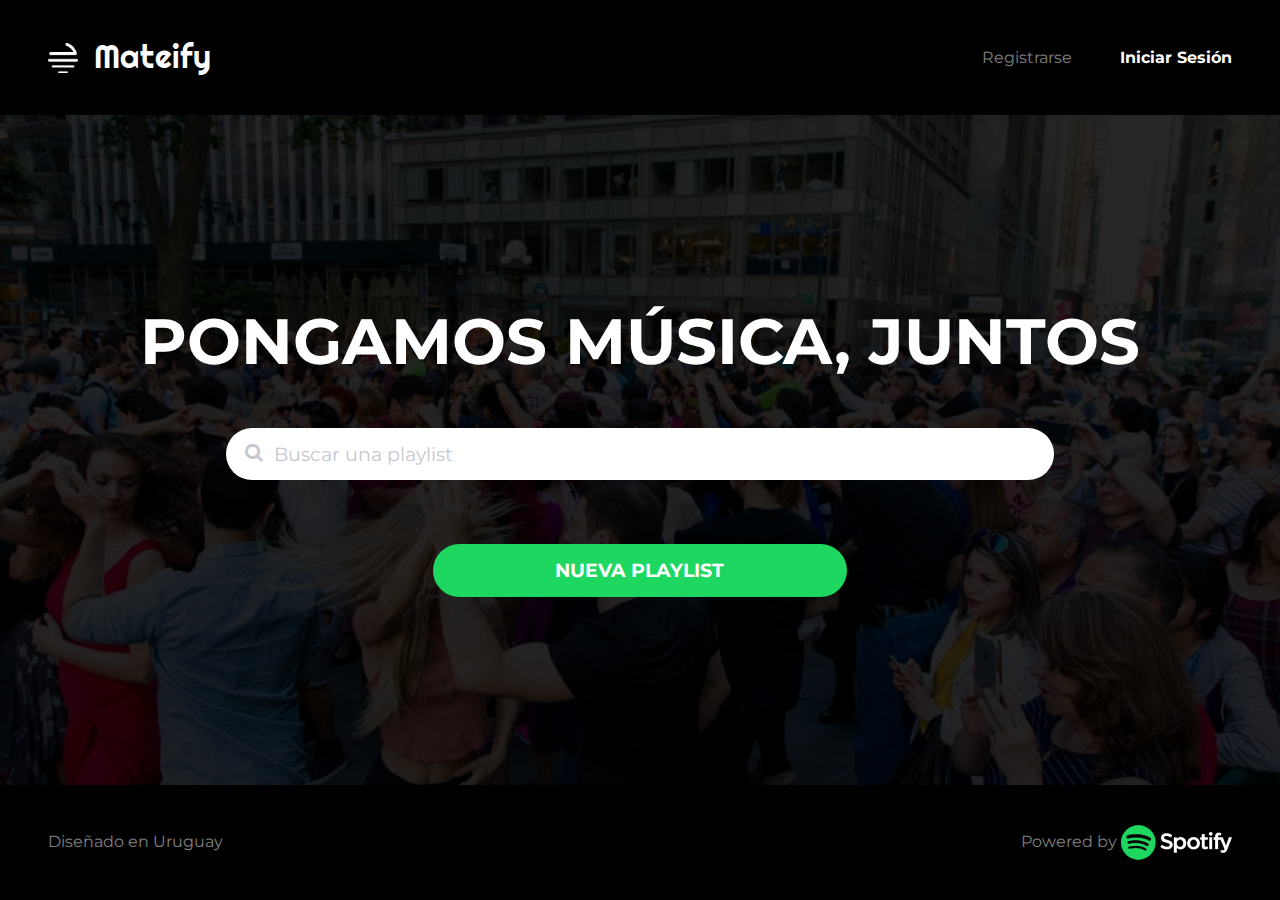
<file: index.html>
<!DOCTYPE html>
<html lang="es">

<head>
    <meta charset="UTF-8">
    <meta name="viewport" content="width=device-width, initial-scale=1.0">
    <title>Mateify - Home</title>

    <!-- Font awesome -> Icons -->
    <link rel="stylesheet" href="https://cdnjs.cloudflare.com/ajax/libs/font-awesome/4.7.0/css/font-awesome.min.css">

    <!-- Bootstrap -> CSS framework -->
    <link rel="stylesheet" href="https://maxcdn.bootstrapcdn.com/bootstrap/4.0.0/css/bootstrap.min.css"
        integrity="sha384-Gn5384xqQ1aoWXA+058RXPxPg6fy4IWvTNh0E263XmFcJlSAwiGgFAW/dAiS6JXm" crossorigin="anonymous">

    <!-- Montserrat & Righteous families fonts -->
    <link href="https://fonts.googleapis.com/css2?family=Montserrat:wght@400;700&family=Righteous&display=swap"
        rel="stylesheet">

    <!-- Own CSS -->
    <link rel="stylesheet" href="./styles/main.css">
    <link rel="stylesheet" href="./styles/home.css">
</head>

<body>
    <!-- Navbar top-->
    <nav class="navbar navbar-dark bg-dark-own px-5 d-none d-md-flex">
        <a class="navbar-brand" href="#">
            <img src="./assets/logo.png" width="30" height="30" class="d-inline-block align-top" alt="Matea's logo">
            <h2 class="ml-3 mb-0">Mateify</h2>
        </a>
        <div class="ml-auto">
            <ul class="navbar-nav flex-row">
                <li class="nav-item mr-5">
                    <a class="nav-link" href="./register.html">Registrarse</a>
                </li>
                <li class="nav-item active">
                    <a class="nav-link" href="./login.html">Iniciar Sesión <span class="sr-only">(current)</span></a>
                </li>
            </ul>
        </div>
    </nav>

    <!-- Main image with input -->
    <main class="position-relative d-flex justify-content-center align-items-center w-100 h-100 p-5">
        <img class="position-absolute w-100 h-100 fit-image" src="./assets/people.png" alt="People dancing">
        <div class="overlay"></div>
        <div class="d-flex flex-column">
            <img src="./assets/logo.png" width="80" height="80"
                class="d-block d-md-none align-top fit-image mx-auto mb-5" alt="Matea's logo">
            <h1 class="col-12 text-uppercase font-weight-bold text-center">Pongamos música, juntos</h1>
            <h3 class="col-12 d-block d-md-none text-center">Busca o crea una playlist</h3>
            <div id="container-form" class="col-12 col-md-10 mx-auto d-flex flex-column">
                <div class="form-group has-search position-relative">
                    <span
                        class="fa fa-search form-control-feedback position-absolute d-flex align-items-center w-100 h-100"></span>
                    <input type="text" class="form-control border-0 primary" placeholder="Buscar una playlist">
                </div>
                <button onclick="location.href = 'newPlaylist.html';" class="primary col-12 col-md-6 mx-auto">Nueva
                    playlist</button>
            </div>
        </div>
    </main>

    <!-- Footer -->
    <footer class="navbar navbar-dark bg-dark-own px-5">
        <span class="navbar-text d-none d-md-block">
            Diseñado en Uruguay
        </span>
        <span class="navbar-text">
            Powered by
            <img src="./assets/spotify_logo.png" alt="Spotify logo">
        </span>
    </footer>
</body>

<script>
    var input = document.getElementById("searchInput");

    // Execute a function when the user releases a key on the keyboard
    input.addEventListener("keyup", function (event) {
        // Number 13 is the "Enter" key on the keyboard
        if (event.keyCode === 13) {
            location.href = 'searchPlaylist.html';
        }
    });
</script>

</html>
</file>
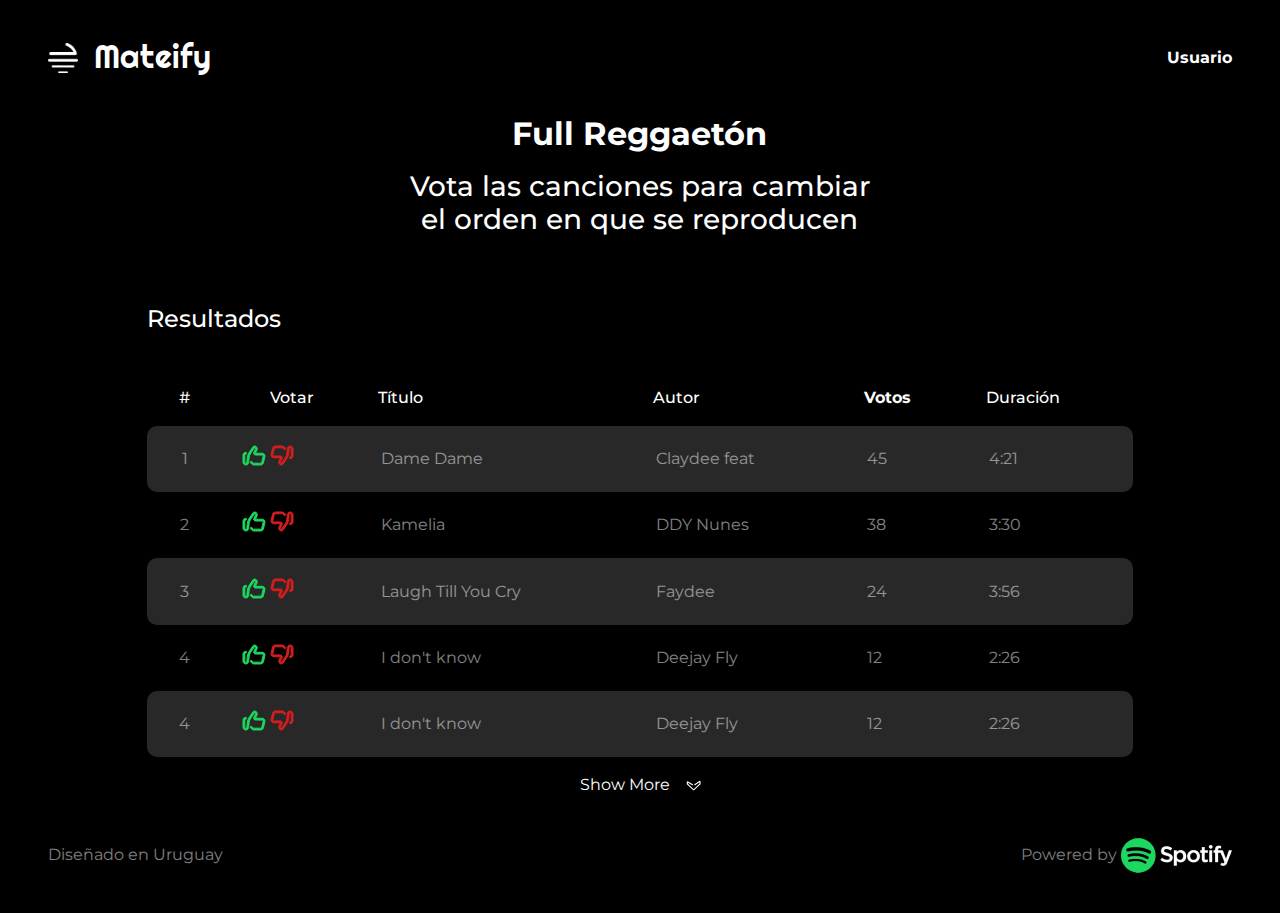
<file: editPlaylist.html>
<!DOCTYPE html>
<html lang="es">

<head>
    <meta charset="UTF-8">
    <meta name="viewport" content="width=device-width, initial-scale=1.0">
    <title>Mateify - Edit Playlist</title>

    <!-- Font awesome -> Icons -->
    <link rel="stylesheet" href="https://cdnjs.cloudflare.com/ajax/libs/font-awesome/4.7.0/css/font-awesome.min.css">

    <!-- Bootstrap -> CSS framework -->
    <link rel="stylesheet" href="https://maxcdn.bootstrapcdn.com/bootstrap/4.0.0/css/bootstrap.min.css"
        integrity="sha384-Gn5384xqQ1aoWXA+058RXPxPg6fy4IWvTNh0E263XmFcJlSAwiGgFAW/dAiS6JXm" crossorigin="anonymous">

    <!-- Montserrat & Righteous families fonts -->
    <link href="https://fonts.googleapis.com/css2?family=Montserrat:wght@400;500;700&family=Righteous&display=swap"
        rel="stylesheet">

    <!-- Own CSS -->
    <link rel="stylesheet" href="./styles/main.css">
    <link rel="stylesheet" href="./styles/newPlaylist.css">
    <link rel="stylesheet" href="./styles/editPlaylist.css">
</head>

<body>
    <!-- NavBar top-->
    <nav class="navbar navbar-dark bg-dark-own px-5 d-flex sticky-top">
        <i class="d-block d-md-none fa fa-angle-up"></i>
        <a class="navbar-brand" href="./index.html">
            <img src="./assets/logo.png" width="30" height="30" class="d-none d-md-inline-block align-top"
                alt="Matea's logo">
            <h2 class="ml-3 mb-0">Mateify</h2>
        </a>
        <div class="ml-auto">
            <i class="d-block d-md-none fa fa-search"></i>
            <ul class="d-none d-md-flex navbar-nav flex-row">
                <li class="nav-item active">
                    <a class="nav-link" href="#">Usuario <span class="sr-only">(current)</span></a>
                </li>
            </ul>
        </div>
    </nav>

    <!-- Main: Title, subtitle and list -->
    <main class="position-relative d-flex flex-column justify-content-center align-items-center w-100 h-100 px-5">
        <!-- Title & subtitle -->
        <div class="col-12 px-2 col-md-9 col-lg-8 col-xl-5 mb-5 text-center">
            <h2 class="mb-3 font-weight-bold">
                Full Reggaetón
            </h2>
            <h3>Vota las canciones para cambiar el orden en que se reproducen</h3>
        </div>

        <!-- Table of songs -->
        <div id="container-table" class="col-12 col-md-10 w-100 p-0">
            <table class="w-100">
                <caption class="mb-4">Resultados</caption>
                <thead>
                    <tr>
                        <th>
                            #
                        </th>
                        <th>
                            Votar
                        </th>
                        <th>
                            Título
                        </th>
                        <th>
                            Autor
                        </th>
                        <th>
                            Votos
                        </th>
                        <th>
                            Duración
                        </th>
                    </tr>
                </thead>
                <tbody>
                    <tr>
                        <td>
                            <span>1</span>
                        </td>
                        <td>
                            <svg width="24" height="21" viewBox="0 0 24 21" fill="none"
                                xmlns="http://www.w3.org/2000/svg">
                                <path fill-rule="evenodd" clip-rule="evenodd"
                                    d="M18.7422 19.9909H11.8079C11.0813 19.9903 10.3846 19.7038 9.87109 19.1943L8.58291 17.918C8.32219 17.6968 8.20863 17.3495 8.28891 17.0188C8.36919 16.6881 8.62976 16.4299 8.9635 16.3504C9.29724 16.2709 9.64782 16.3834 9.87109 16.6417L11.1593 17.918C11.3317 18.0875 11.5651 18.1819 11.8079 18.1805H18.7422C19.1749 18.192 19.5564 17.901 19.6558 17.4835L21.1815 11.1472C21.2469 10.8737 21.1803 10.5857 21.0014 10.3677C20.8224 10.1496 20.5514 10.0263 20.2679 10.0338H13.4433C12.811 10.0335 12.2238 9.70928 11.8909 9.1767C11.5579 8.64411 11.5266 7.97883 11.8079 7.41781L13.3885 4.2949C13.5486 3.97782 13.5332 3.60148 13.3478 3.29826C13.1623 2.99503 12.8327 2.80739 12.4749 2.80133L8.5281 8.66697C7.7805 9.77646 7.31933 11.0509 7.1851 12.3783L6.66434 17.5559C6.52308 18.9488 5.33636 20.007 3.92353 20H3.74081C2.2271 20 1 18.7842 1 17.2844V10.0429C1 8.54309 2.2271 7.32729 3.74081 7.32729C4.24538 7.32729 4.65442 7.73256 4.65442 8.23248C4.65442 8.7324 4.24538 9.13767 3.74081 9.13767C3.23624 9.13767 2.82721 9.54294 2.82721 10.0429V17.2844C2.82721 17.7843 3.23624 18.1896 3.74081 18.1896H3.9144C4.38534 18.1919 4.78091 17.8392 4.828 17.3749L5.34875 12.1972C5.51442 10.5793 6.07575 9.02576 6.98411 7.67126L10.9309 1.80562C11.2691 1.30328 11.838 1.00112 12.4475 1C13.4434 0.998626 14.3689 1.5092 14.8922 2.3488C15.4156 3.18841 15.4619 4.23689 15.0147 5.11862L13.4341 8.24153H20.2588C21.0966 8.24141 21.8885 8.62101 22.4084 9.27198C22.9284 9.92296 23.1192 10.7738 22.9265 11.5817L21.4008 17.918C21.1021 19.1331 20.0044 19.9889 18.7422 19.9909Z"
                                    fill="#1ED760" stroke="#1ED760" />
                            </svg>
                            <svg width="24" height="21" viewBox="0 0 24 21" fill="none"
                                xmlns="http://www.w3.org/2000/svg">
                                <path fill-rule="evenodd" clip-rule="evenodd"
                                    d="M5.25781 1.00909L12.1921 1.00909C12.9187 1.00972 13.6154 1.29624 14.1289 1.80566L15.4171 3.08198C15.6778 3.3032 15.7914 3.65054 15.7111 3.98121C15.6308 4.31187 15.3702 4.57005 15.0365 4.64959C14.7028 4.72913 14.3522 4.61661 14.1289 4.35829L12.8407 3.08198C12.6683 2.91254 12.4349 2.81808 12.1921 2.81947L5.25781 2.81947C4.82507 2.808 4.44362 3.09902 4.34421 3.51646L2.81849 9.8528C2.75315 10.1263 2.81971 10.4143 2.99864 10.6323C3.17756 10.8504 3.44856 10.9737 3.73209 10.9662L10.5567 10.9662C11.189 10.9665 11.7762 11.2907 12.1091 11.8233C12.4421 12.3559 12.4734 13.0212 12.1921 13.5822L10.6115 16.7051C10.4514 17.0222 10.4668 17.3985 10.6522 17.7017C10.8377 18.005 11.1673 18.1926 11.5251 18.1987L15.4719 12.333C16.2195 11.2235 16.6807 9.94912 16.8149 8.62174L17.3357 3.44405C17.4769 2.05123 18.6636 0.993019 20.0765 1.00003L20.2592 1.00003C21.7729 1.00003 23 2.21584 23 3.71561L23 10.9571C23 12.4569 21.7729 13.6727 20.2592 13.6727C19.7546 13.6727 19.3456 13.2674 19.3456 12.7675C19.3456 12.2676 19.7546 11.8623 20.2592 11.8623C20.7638 11.8623 21.1728 11.4571 21.1728 10.9571L21.1728 3.71561C21.1728 3.21568 20.7638 2.81042 20.2592 2.81042L20.0856 2.81042C19.6147 2.80808 19.2191 3.16082 19.172 3.62509L18.6512 8.80278C18.4856 10.4207 17.9243 11.9742 17.0159 13.3287L13.0691 19.1944C12.7309 19.6967 12.162 19.9989 11.5525 20C10.5566 20.0014 9.63112 19.4908 9.10777 18.6512C8.58442 17.8116 8.53807 16.7631 8.98532 15.8814L10.5659 12.7585L3.74123 12.7585C2.90337 12.7586 2.11149 12.379 1.59156 11.728C1.07164 11.077 0.880799 10.2262 1.07351 9.41831L2.59923 3.08197C2.89795 1.8669 3.99559 1.01107 5.25781 1.00909Z"
                                    fill="#D71E1E" stroke="#D71E1E" />
                            </svg>
                        </td>
                        <td>
                            <span>
                                Dame Dame
                            </span>
                        </td>
                        <td>
                            <span>Claydee feat</span>
                        </td>
                        <td>
                            <span>45</span>
                        </td>
                        <td>
                            <span>4:21</span>
                        </td>
                    </tr>
                    <tr>
                        <td>
                            <span>2</span>
                        </td>
                        <td>
                            <svg width="24" height="21" viewBox="0 0 24 21" fill="none"
                                xmlns="http://www.w3.org/2000/svg">
                                <path fill-rule="evenodd" clip-rule="evenodd"
                                    d="M18.7422 19.9909H11.8079C11.0813 19.9903 10.3846 19.7038 9.87109 19.1943L8.58291 17.918C8.32219 17.6968 8.20863 17.3495 8.28891 17.0188C8.36919 16.6881 8.62976 16.4299 8.9635 16.3504C9.29724 16.2709 9.64782 16.3834 9.87109 16.6417L11.1593 17.918C11.3317 18.0875 11.5651 18.1819 11.8079 18.1805H18.7422C19.1749 18.192 19.5564 17.901 19.6558 17.4835L21.1815 11.1472C21.2469 10.8737 21.1803 10.5857 21.0014 10.3677C20.8224 10.1496 20.5514 10.0263 20.2679 10.0338H13.4433C12.811 10.0335 12.2238 9.70928 11.8909 9.1767C11.5579 8.64411 11.5266 7.97883 11.8079 7.41781L13.3885 4.2949C13.5486 3.97782 13.5332 3.60148 13.3478 3.29826C13.1623 2.99503 12.8327 2.80739 12.4749 2.80133L8.5281 8.66697C7.7805 9.77646 7.31933 11.0509 7.1851 12.3783L6.66434 17.5559C6.52308 18.9488 5.33636 20.007 3.92353 20H3.74081C2.2271 20 1 18.7842 1 17.2844V10.0429C1 8.54309 2.2271 7.32729 3.74081 7.32729C4.24538 7.32729 4.65442 7.73256 4.65442 8.23248C4.65442 8.7324 4.24538 9.13767 3.74081 9.13767C3.23624 9.13767 2.82721 9.54294 2.82721 10.0429V17.2844C2.82721 17.7843 3.23624 18.1896 3.74081 18.1896H3.9144C4.38534 18.1919 4.78091 17.8392 4.828 17.3749L5.34875 12.1972C5.51442 10.5793 6.07575 9.02576 6.98411 7.67126L10.9309 1.80562C11.2691 1.30328 11.838 1.00112 12.4475 1C13.4434 0.998626 14.3689 1.5092 14.8922 2.3488C15.4156 3.18841 15.4619 4.23689 15.0147 5.11862L13.4341 8.24153H20.2588C21.0966 8.24141 21.8885 8.62101 22.4084 9.27198C22.9284 9.92296 23.1192 10.7738 22.9265 11.5817L21.4008 17.918C21.1021 19.1331 20.0044 19.9889 18.7422 19.9909Z"
                                    fill="#1ED760" stroke="#1ED760" />
                            </svg>
                            <svg width="24" height="21" viewBox="0 0 24 21" fill="none"
                                xmlns="http://www.w3.org/2000/svg">
                                <path fill-rule="evenodd" clip-rule="evenodd"
                                    d="M5.25781 1.00909L12.1921 1.00909C12.9187 1.00972 13.6154 1.29624 14.1289 1.80566L15.4171 3.08198C15.6778 3.3032 15.7914 3.65054 15.7111 3.98121C15.6308 4.31187 15.3702 4.57005 15.0365 4.64959C14.7028 4.72913 14.3522 4.61661 14.1289 4.35829L12.8407 3.08198C12.6683 2.91254 12.4349 2.81808 12.1921 2.81947L5.25781 2.81947C4.82507 2.808 4.44362 3.09902 4.34421 3.51646L2.81849 9.8528C2.75315 10.1263 2.81971 10.4143 2.99864 10.6323C3.17756 10.8504 3.44856 10.9737 3.73209 10.9662L10.5567 10.9662C11.189 10.9665 11.7762 11.2907 12.1091 11.8233C12.4421 12.3559 12.4734 13.0212 12.1921 13.5822L10.6115 16.7051C10.4514 17.0222 10.4668 17.3985 10.6522 17.7017C10.8377 18.005 11.1673 18.1926 11.5251 18.1987L15.4719 12.333C16.2195 11.2235 16.6807 9.94912 16.8149 8.62174L17.3357 3.44405C17.4769 2.05123 18.6636 0.993019 20.0765 1.00003L20.2592 1.00003C21.7729 1.00003 23 2.21584 23 3.71561L23 10.9571C23 12.4569 21.7729 13.6727 20.2592 13.6727C19.7546 13.6727 19.3456 13.2674 19.3456 12.7675C19.3456 12.2676 19.7546 11.8623 20.2592 11.8623C20.7638 11.8623 21.1728 11.4571 21.1728 10.9571L21.1728 3.71561C21.1728 3.21568 20.7638 2.81042 20.2592 2.81042L20.0856 2.81042C19.6147 2.80808 19.2191 3.16082 19.172 3.62509L18.6512 8.80278C18.4856 10.4207 17.9243 11.9742 17.0159 13.3287L13.0691 19.1944C12.7309 19.6967 12.162 19.9989 11.5525 20C10.5566 20.0014 9.63112 19.4908 9.10777 18.6512C8.58442 17.8116 8.53807 16.7631 8.98532 15.8814L10.5659 12.7585L3.74123 12.7585C2.90337 12.7586 2.11149 12.379 1.59156 11.728C1.07164 11.077 0.880799 10.2262 1.07351 9.41831L2.59923 3.08197C2.89795 1.8669 3.99559 1.01107 5.25781 1.00909Z"
                                    fill="#D71E1E" stroke="#D71E1E" />
                            </svg>
                        </td>
                        <td>
                            <span>
                                Kamelia
                            </span>
                        </td>
                        <td>
                            <span>DDY Nunes</span>
                        </td>
                        <td>
                            <span>38</span>
                        </td>
                        <td>
                            <span>3:30</span>
                        </td>
                    </tr>
                    <tr>
                        <td>
                            <span>3</span>
                        </td>
                        <td>
                            <svg width="24" height="21" viewBox="0 0 24 21" fill="none"
                                xmlns="http://www.w3.org/2000/svg">
                                <path fill-rule="evenodd" clip-rule="evenodd"
                                    d="M18.7422 19.9909H11.8079C11.0813 19.9903 10.3846 19.7038 9.87109 19.1943L8.58291 17.918C8.32219 17.6968 8.20863 17.3495 8.28891 17.0188C8.36919 16.6881 8.62976 16.4299 8.9635 16.3504C9.29724 16.2709 9.64782 16.3834 9.87109 16.6417L11.1593 17.918C11.3317 18.0875 11.5651 18.1819 11.8079 18.1805H18.7422C19.1749 18.192 19.5564 17.901 19.6558 17.4835L21.1815 11.1472C21.2469 10.8737 21.1803 10.5857 21.0014 10.3677C20.8224 10.1496 20.5514 10.0263 20.2679 10.0338H13.4433C12.811 10.0335 12.2238 9.70928 11.8909 9.1767C11.5579 8.64411 11.5266 7.97883 11.8079 7.41781L13.3885 4.2949C13.5486 3.97782 13.5332 3.60148 13.3478 3.29826C13.1623 2.99503 12.8327 2.80739 12.4749 2.80133L8.5281 8.66697C7.7805 9.77646 7.31933 11.0509 7.1851 12.3783L6.66434 17.5559C6.52308 18.9488 5.33636 20.007 3.92353 20H3.74081C2.2271 20 1 18.7842 1 17.2844V10.0429C1 8.54309 2.2271 7.32729 3.74081 7.32729C4.24538 7.32729 4.65442 7.73256 4.65442 8.23248C4.65442 8.7324 4.24538 9.13767 3.74081 9.13767C3.23624 9.13767 2.82721 9.54294 2.82721 10.0429V17.2844C2.82721 17.7843 3.23624 18.1896 3.74081 18.1896H3.9144C4.38534 18.1919 4.78091 17.8392 4.828 17.3749L5.34875 12.1972C5.51442 10.5793 6.07575 9.02576 6.98411 7.67126L10.9309 1.80562C11.2691 1.30328 11.838 1.00112 12.4475 1C13.4434 0.998626 14.3689 1.5092 14.8922 2.3488C15.4156 3.18841 15.4619 4.23689 15.0147 5.11862L13.4341 8.24153H20.2588C21.0966 8.24141 21.8885 8.62101 22.4084 9.27198C22.9284 9.92296 23.1192 10.7738 22.9265 11.5817L21.4008 17.918C21.1021 19.1331 20.0044 19.9889 18.7422 19.9909Z"
                                    fill="#1ED760" stroke="#1ED760" />
                            </svg>
                            <svg width="24" height="21" viewBox="0 0 24 21" fill="none"
                                xmlns="http://www.w3.org/2000/svg">
                                <path fill-rule="evenodd" clip-rule="evenodd"
                                    d="M5.25781 1.00909L12.1921 1.00909C12.9187 1.00972 13.6154 1.29624 14.1289 1.80566L15.4171 3.08198C15.6778 3.3032 15.7914 3.65054 15.7111 3.98121C15.6308 4.31187 15.3702 4.57005 15.0365 4.64959C14.7028 4.72913 14.3522 4.61661 14.1289 4.35829L12.8407 3.08198C12.6683 2.91254 12.4349 2.81808 12.1921 2.81947L5.25781 2.81947C4.82507 2.808 4.44362 3.09902 4.34421 3.51646L2.81849 9.8528C2.75315 10.1263 2.81971 10.4143 2.99864 10.6323C3.17756 10.8504 3.44856 10.9737 3.73209 10.9662L10.5567 10.9662C11.189 10.9665 11.7762 11.2907 12.1091 11.8233C12.4421 12.3559 12.4734 13.0212 12.1921 13.5822L10.6115 16.7051C10.4514 17.0222 10.4668 17.3985 10.6522 17.7017C10.8377 18.005 11.1673 18.1926 11.5251 18.1987L15.4719 12.333C16.2195 11.2235 16.6807 9.94912 16.8149 8.62174L17.3357 3.44405C17.4769 2.05123 18.6636 0.993019 20.0765 1.00003L20.2592 1.00003C21.7729 1.00003 23 2.21584 23 3.71561L23 10.9571C23 12.4569 21.7729 13.6727 20.2592 13.6727C19.7546 13.6727 19.3456 13.2674 19.3456 12.7675C19.3456 12.2676 19.7546 11.8623 20.2592 11.8623C20.7638 11.8623 21.1728 11.4571 21.1728 10.9571L21.1728 3.71561C21.1728 3.21568 20.7638 2.81042 20.2592 2.81042L20.0856 2.81042C19.6147 2.80808 19.2191 3.16082 19.172 3.62509L18.6512 8.80278C18.4856 10.4207 17.9243 11.9742 17.0159 13.3287L13.0691 19.1944C12.7309 19.6967 12.162 19.9989 11.5525 20C10.5566 20.0014 9.63112 19.4908 9.10777 18.6512C8.58442 17.8116 8.53807 16.7631 8.98532 15.8814L10.5659 12.7585L3.74123 12.7585C2.90337 12.7586 2.11149 12.379 1.59156 11.728C1.07164 11.077 0.880799 10.2262 1.07351 9.41831L2.59923 3.08197C2.89795 1.8669 3.99559 1.01107 5.25781 1.00909Z"
                                    fill="#D71E1E" stroke="#D71E1E" />
                            </svg>
                        </td>
                        <td>
                            <span>
                                Laugh Till You Cry
                            </span>
                        </td>
                        <td>
                            <span>Faydee</span>
                        </td>
                        <td>
                            <span>24</span>
                        </td>
                        <td>
                            <span>3:56</span>
                        </td>
                    </tr>
                    <tr>
                        <td>
                            <span>4</span>
                        </td>
                        <td>
                            <svg width="24" height="21" viewBox="0 0 24 21" fill="none"
                                xmlns="http://www.w3.org/2000/svg">
                                <path fill-rule="evenodd" clip-rule="evenodd"
                                    d="M18.7422 19.9909H11.8079C11.0813 19.9903 10.3846 19.7038 9.87109 19.1943L8.58291 17.918C8.32219 17.6968 8.20863 17.3495 8.28891 17.0188C8.36919 16.6881 8.62976 16.4299 8.9635 16.3504C9.29724 16.2709 9.64782 16.3834 9.87109 16.6417L11.1593 17.918C11.3317 18.0875 11.5651 18.1819 11.8079 18.1805H18.7422C19.1749 18.192 19.5564 17.901 19.6558 17.4835L21.1815 11.1472C21.2469 10.8737 21.1803 10.5857 21.0014 10.3677C20.8224 10.1496 20.5514 10.0263 20.2679 10.0338H13.4433C12.811 10.0335 12.2238 9.70928 11.8909 9.1767C11.5579 8.64411 11.5266 7.97883 11.8079 7.41781L13.3885 4.2949C13.5486 3.97782 13.5332 3.60148 13.3478 3.29826C13.1623 2.99503 12.8327 2.80739 12.4749 2.80133L8.5281 8.66697C7.7805 9.77646 7.31933 11.0509 7.1851 12.3783L6.66434 17.5559C6.52308 18.9488 5.33636 20.007 3.92353 20H3.74081C2.2271 20 1 18.7842 1 17.2844V10.0429C1 8.54309 2.2271 7.32729 3.74081 7.32729C4.24538 7.32729 4.65442 7.73256 4.65442 8.23248C4.65442 8.7324 4.24538 9.13767 3.74081 9.13767C3.23624 9.13767 2.82721 9.54294 2.82721 10.0429V17.2844C2.82721 17.7843 3.23624 18.1896 3.74081 18.1896H3.9144C4.38534 18.1919 4.78091 17.8392 4.828 17.3749L5.34875 12.1972C5.51442 10.5793 6.07575 9.02576 6.98411 7.67126L10.9309 1.80562C11.2691 1.30328 11.838 1.00112 12.4475 1C13.4434 0.998626 14.3689 1.5092 14.8922 2.3488C15.4156 3.18841 15.4619 4.23689 15.0147 5.11862L13.4341 8.24153H20.2588C21.0966 8.24141 21.8885 8.62101 22.4084 9.27198C22.9284 9.92296 23.1192 10.7738 22.9265 11.5817L21.4008 17.918C21.1021 19.1331 20.0044 19.9889 18.7422 19.9909Z"
                                    fill="#1ED760" stroke="#1ED760" />
                            </svg>
                            <svg width="24" height="21" viewBox="0 0 24 21" fill="none"
                                xmlns="http://www.w3.org/2000/svg">
                                <path fill-rule="evenodd" clip-rule="evenodd"
                                    d="M5.25781 1.00909L12.1921 1.00909C12.9187 1.00972 13.6154 1.29624 14.1289 1.80566L15.4171 3.08198C15.6778 3.3032 15.7914 3.65054 15.7111 3.98121C15.6308 4.31187 15.3702 4.57005 15.0365 4.64959C14.7028 4.72913 14.3522 4.61661 14.1289 4.35829L12.8407 3.08198C12.6683 2.91254 12.4349 2.81808 12.1921 2.81947L5.25781 2.81947C4.82507 2.808 4.44362 3.09902 4.34421 3.51646L2.81849 9.8528C2.75315 10.1263 2.81971 10.4143 2.99864 10.6323C3.17756 10.8504 3.44856 10.9737 3.73209 10.9662L10.5567 10.9662C11.189 10.9665 11.7762 11.2907 12.1091 11.8233C12.4421 12.3559 12.4734 13.0212 12.1921 13.5822L10.6115 16.7051C10.4514 17.0222 10.4668 17.3985 10.6522 17.7017C10.8377 18.005 11.1673 18.1926 11.5251 18.1987L15.4719 12.333C16.2195 11.2235 16.6807 9.94912 16.8149 8.62174L17.3357 3.44405C17.4769 2.05123 18.6636 0.993019 20.0765 1.00003L20.2592 1.00003C21.7729 1.00003 23 2.21584 23 3.71561L23 10.9571C23 12.4569 21.7729 13.6727 20.2592 13.6727C19.7546 13.6727 19.3456 13.2674 19.3456 12.7675C19.3456 12.2676 19.7546 11.8623 20.2592 11.8623C20.7638 11.8623 21.1728 11.4571 21.1728 10.9571L21.1728 3.71561C21.1728 3.21568 20.7638 2.81042 20.2592 2.81042L20.0856 2.81042C19.6147 2.80808 19.2191 3.16082 19.172 3.62509L18.6512 8.80278C18.4856 10.4207 17.9243 11.9742 17.0159 13.3287L13.0691 19.1944C12.7309 19.6967 12.162 19.9989 11.5525 20C10.5566 20.0014 9.63112 19.4908 9.10777 18.6512C8.58442 17.8116 8.53807 16.7631 8.98532 15.8814L10.5659 12.7585L3.74123 12.7585C2.90337 12.7586 2.11149 12.379 1.59156 11.728C1.07164 11.077 0.880799 10.2262 1.07351 9.41831L2.59923 3.08197C2.89795 1.8669 3.99559 1.01107 5.25781 1.00909Z"
                                    fill="#D71E1E" stroke="#D71E1E" />
                            </svg>
                        </td>
                        <td>
                            <span>
                                I don't know
                            </span>
                        </td>
                        <td>
                            <span>Deejay Fly</span>
                        </td>
                        <td>
                            <span>12</span>
                        </td>
                        <td>
                            <span>2:26</span>
                        </td>
                    </tr>
                    <tr>
                        <td>
                            <span>4</span>
                        </td>
                        <td>
                            <svg width="24" height="21" viewBox="0 0 24 21" fill="none"
                                xmlns="http://www.w3.org/2000/svg">
                                <path fill-rule="evenodd" clip-rule="evenodd"
                                    d="M18.7422 19.9909H11.8079C11.0813 19.9903 10.3846 19.7038 9.87109 19.1943L8.58291 17.918C8.32219 17.6968 8.20863 17.3495 8.28891 17.0188C8.36919 16.6881 8.62976 16.4299 8.9635 16.3504C9.29724 16.2709 9.64782 16.3834 9.87109 16.6417L11.1593 17.918C11.3317 18.0875 11.5651 18.1819 11.8079 18.1805H18.7422C19.1749 18.192 19.5564 17.901 19.6558 17.4835L21.1815 11.1472C21.2469 10.8737 21.1803 10.5857 21.0014 10.3677C20.8224 10.1496 20.5514 10.0263 20.2679 10.0338H13.4433C12.811 10.0335 12.2238 9.70928 11.8909 9.1767C11.5579 8.64411 11.5266 7.97883 11.8079 7.41781L13.3885 4.2949C13.5486 3.97782 13.5332 3.60148 13.3478 3.29826C13.1623 2.99503 12.8327 2.80739 12.4749 2.80133L8.5281 8.66697C7.7805 9.77646 7.31933 11.0509 7.1851 12.3783L6.66434 17.5559C6.52308 18.9488 5.33636 20.007 3.92353 20H3.74081C2.2271 20 1 18.7842 1 17.2844V10.0429C1 8.54309 2.2271 7.32729 3.74081 7.32729C4.24538 7.32729 4.65442 7.73256 4.65442 8.23248C4.65442 8.7324 4.24538 9.13767 3.74081 9.13767C3.23624 9.13767 2.82721 9.54294 2.82721 10.0429V17.2844C2.82721 17.7843 3.23624 18.1896 3.74081 18.1896H3.9144C4.38534 18.1919 4.78091 17.8392 4.828 17.3749L5.34875 12.1972C5.51442 10.5793 6.07575 9.02576 6.98411 7.67126L10.9309 1.80562C11.2691 1.30328 11.838 1.00112 12.4475 1C13.4434 0.998626 14.3689 1.5092 14.8922 2.3488C15.4156 3.18841 15.4619 4.23689 15.0147 5.11862L13.4341 8.24153H20.2588C21.0966 8.24141 21.8885 8.62101 22.4084 9.27198C22.9284 9.92296 23.1192 10.7738 22.9265 11.5817L21.4008 17.918C21.1021 19.1331 20.0044 19.9889 18.7422 19.9909Z"
                                    fill="#1ED760" stroke="#1ED760" />
                            </svg>
                            <svg width="24" height="21" viewBox="0 0 24 21" fill="none"
                                xmlns="http://www.w3.org/2000/svg">
                                <path fill-rule="evenodd" clip-rule="evenodd"
                                    d="M5.25781 1.00909L12.1921 1.00909C12.9187 1.00972 13.6154 1.29624 14.1289 1.80566L15.4171 3.08198C15.6778 3.3032 15.7914 3.65054 15.7111 3.98121C15.6308 4.31187 15.3702 4.57005 15.0365 4.64959C14.7028 4.72913 14.3522 4.61661 14.1289 4.35829L12.8407 3.08198C12.6683 2.91254 12.4349 2.81808 12.1921 2.81947L5.25781 2.81947C4.82507 2.808 4.44362 3.09902 4.34421 3.51646L2.81849 9.8528C2.75315 10.1263 2.81971 10.4143 2.99864 10.6323C3.17756 10.8504 3.44856 10.9737 3.73209 10.9662L10.5567 10.9662C11.189 10.9665 11.7762 11.2907 12.1091 11.8233C12.4421 12.3559 12.4734 13.0212 12.1921 13.5822L10.6115 16.7051C10.4514 17.0222 10.4668 17.3985 10.6522 17.7017C10.8377 18.005 11.1673 18.1926 11.5251 18.1987L15.4719 12.333C16.2195 11.2235 16.6807 9.94912 16.8149 8.62174L17.3357 3.44405C17.4769 2.05123 18.6636 0.993019 20.0765 1.00003L20.2592 1.00003C21.7729 1.00003 23 2.21584 23 3.71561L23 10.9571C23 12.4569 21.7729 13.6727 20.2592 13.6727C19.7546 13.6727 19.3456 13.2674 19.3456 12.7675C19.3456 12.2676 19.7546 11.8623 20.2592 11.8623C20.7638 11.8623 21.1728 11.4571 21.1728 10.9571L21.1728 3.71561C21.1728 3.21568 20.7638 2.81042 20.2592 2.81042L20.0856 2.81042C19.6147 2.80808 19.2191 3.16082 19.172 3.62509L18.6512 8.80278C18.4856 10.4207 17.9243 11.9742 17.0159 13.3287L13.0691 19.1944C12.7309 19.6967 12.162 19.9989 11.5525 20C10.5566 20.0014 9.63112 19.4908 9.10777 18.6512C8.58442 17.8116 8.53807 16.7631 8.98532 15.8814L10.5659 12.7585L3.74123 12.7585C2.90337 12.7586 2.11149 12.379 1.59156 11.728C1.07164 11.077 0.880799 10.2262 1.07351 9.41831L2.59923 3.08197C2.89795 1.8669 3.99559 1.01107 5.25781 1.00909Z"
                                    fill="#D71E1E" stroke="#D71E1E" />
                            </svg>
                        </td>
                        <td>
                            <span>
                                I don't know
                            </span>
                        </td>
                        <td>
                            <span>Deejay Fly</span>
                        </td>
                        <td>
                            <span>12</span>
                        </td>
                        <td>
                            <span>2:26</span>
                        </td>
                    </tr>
                </tbody>
            </table>
        </div>

        <div class="d-flex align-items-center mt-3 cursor-pointer">
            <p class="m-0 mr-3">Show More</p>
            <svg width="15" height="11" viewBox="0 0 15 11" fill="none" xmlns="http://www.w3.org/2000/svg">
                <path fill-rule="evenodd" clip-rule="evenodd"
                    d="M7.67715 10.5019C7.5345 10.5015 7.39707 10.4473 7.2915 10.3498L1.05202 4.58681C0.872219 4.42037 0.769813 4.18457 0.769974 3.93738V2.22313C0.770052 1.91203 0.932154 1.62423 1.19605 1.46665C1.45994 1.30908 1.78619 1.30529 2.05356 1.45669L6.808 4.14216C7.08616 4.30372 7.1828 4.6639 7.02385 4.94663C6.8649 5.22937 6.51056 5.3276 6.2324 5.16603L1.92117 2.72044V3.80867L7.67715 9.12696L13.4331 3.80867V2.23483L9.14493 5.16018C8.97449 5.29049 8.74714 5.31432 8.55413 5.22212C8.36111 5.12992 8.23407 4.9368 8.22399 4.72027C8.2139 4.50374 8.32243 4.29928 8.50602 4.18896L13.2374 0.982778C13.5025 0.803799 13.8429 0.787531 14.1233 0.940444C14.4038 1.09336 14.5787 1.39066 14.5786 1.71412V3.96079C14.5787 4.20798 14.4763 4.44377 14.2965 4.61022L8.05705 10.3732C7.94966 10.4609 7.81486 10.5066 7.67715 10.5019Z"
                    fill="white"></path>
            </svg>
        </div>
    </main>

    <!-- Footer -->
    <footer id="footer" class="navbar navbar-dark bg-dark-own px-5">
        <span class="navbar-text d-none d-md-block">
            Diseñado en Uruguay
        </span>
        <span class="navbar-text">
            Powered by
            <img src="./assets/spotify_logo.png" alt="">
        </span>
    </footer>
</body>

</html>
</file>
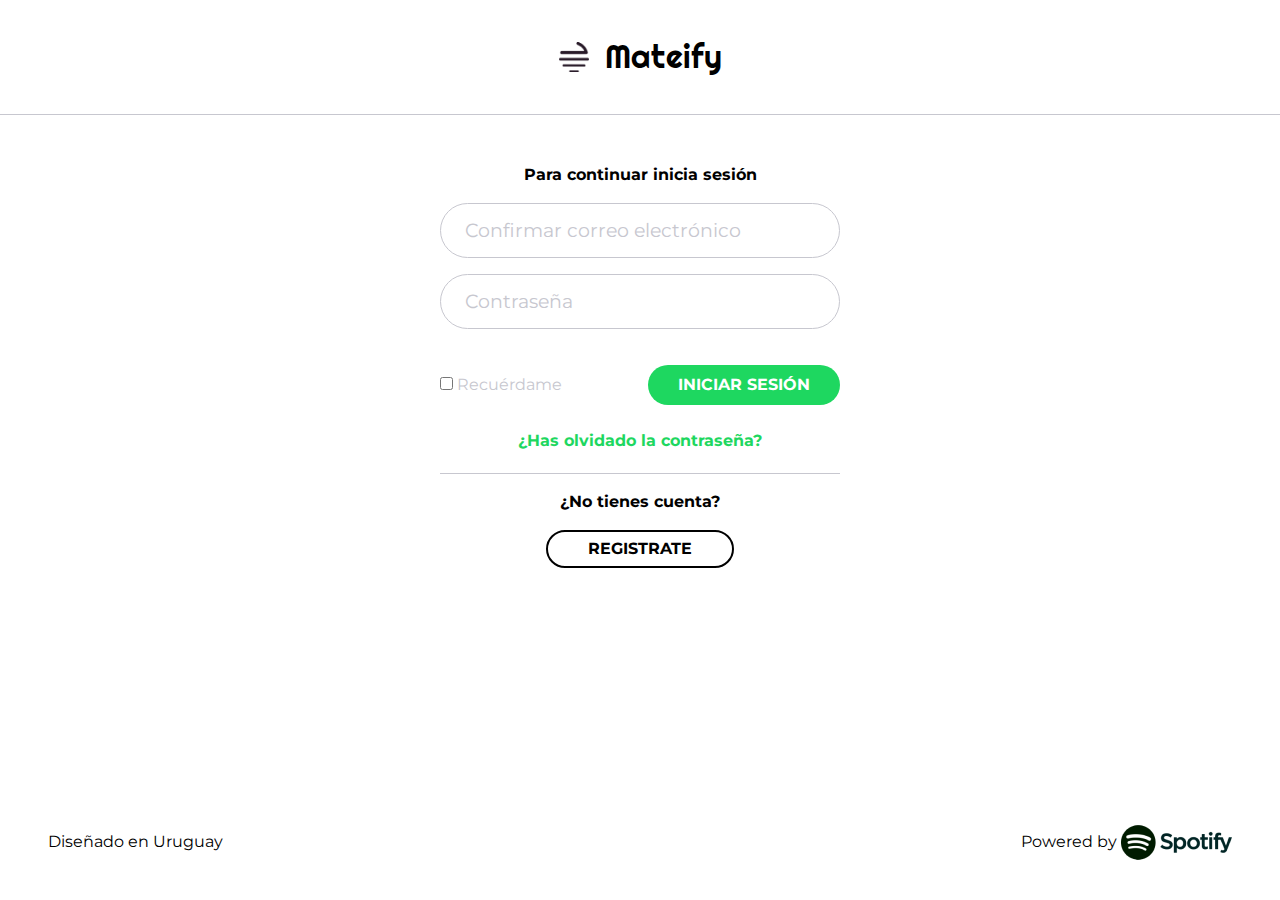
<file: login.html>
<!DOCTYPE html>
<html lang="en">

<head>
    <!-- Font awesome -> Icons -->
    <link rel="stylesheet" href="https://cdnjs.cloudflare.com/ajax/libs/font-awesome/4.7.0/css/font-awesome.min.css">

    <!-- Bootstrap -> CSS framework -->
    <link rel="stylesheet" href="https://maxcdn.bootstrapcdn.com/bootstrap/4.0.0/css/bootstrap.min.css"
        integrity="sha384-Gn5384xqQ1aoWXA+058RXPxPg6fy4IWvTNh0E263XmFcJlSAwiGgFAW/dAiS6JXm" crossorigin="anonymous">

    <!-- Montserrat & Righteous families fonts -->
    <link href="https://fonts.googleapis.com/css2?family=Montserrat:wght@400;700&family=Righteous&display=swap"
        rel="stylesheet">

    <!-- Own CSS -->
    <link rel="stylesheet" href="./styles/main.css">
    <link rel="stylesheet" type="text/css" href="./styles/login.css">
    <title>Mateify - Login</title>
</head>

<body>
    <!-- Navbar top-->
    <nav class="navbar px-5 d-md-flex">
        <a class="navbar-brand mx-auto" href="./index.html">
            <img src="./assets/logo_black.png" width="30" height="30" class="d-inline-block align-top"
                alt="Matea's logo">
            <h2 class="ml-3 mb-0">Mateify</h2>
        </a>
    </nav>

    <main class="text-center my-5">
        <p>Para continuar inicia sesión</p>
        <form class="main-container__form">
            <input class="main-container__form-text primary field" placeholder="Confirmar correo electrónico" type="email"
                required>
            <input class="main-container__form-text primary field" placeholder="Contraseña" type="password" required>
            <div class="main-container__form-buttoms">
                <div>
                    <input type="checkbox" id="recording">
                    <label for="recording">Recuérdame</label>
                </div>
                <button class="primary text-uppercase">Iniciar sesión</button>

            </div>
            <a class="mt-4 font-weight-bold" type="link" href="#">¿Has olvidado la contraseña?</a>
        </form>
        <div class="main-container__login">
            <p class="mx-auto pt-3">¿No tienes cuenta?</p>
            <button onclick="location.href = 'register.html';" class="main-container__login-bottoms font-weight-bold text-uppercase">Registrate</button>
        </div>

        <!-- <div class="main-container__register">
            <p>¿No tienes cuenta?</p>
            <a class="main-container__register-bottoms" type="buttom" href="#">REGISTRATE</a>
        </div> -->
    </main>
    <!-- Footer -->
    <footer class="navbar px-5 d-none d-md-flex">
        <span class="navbar-text d-none d-md-block">
            Diseñado en Uruguay
        </span>
        <span class="navbar-text">
            Powered by
            <img src="./assets/spotify_logo_black.png" alt="Spotify logo black">
        </span>
    </footer>

</body>

</html>
</file>
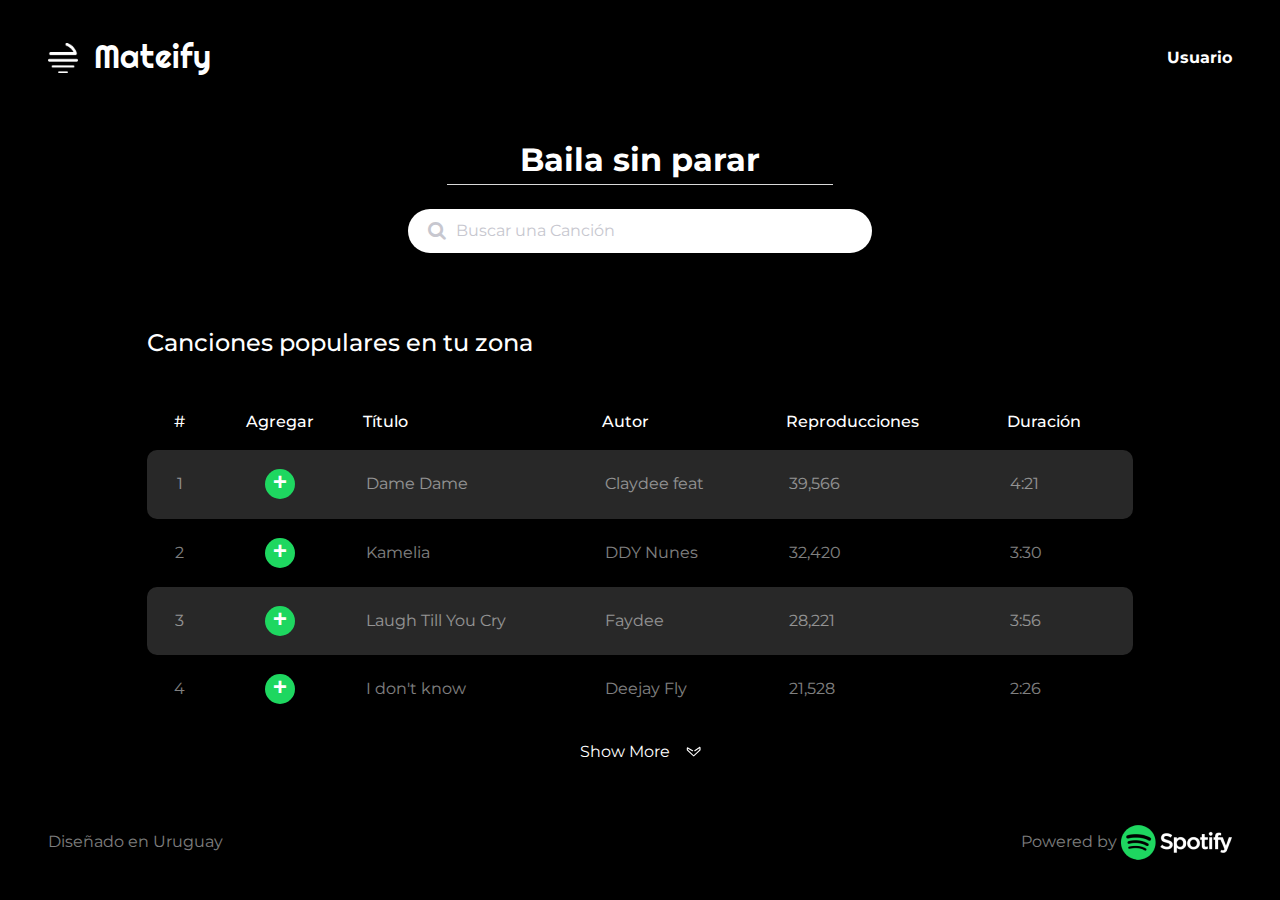
<file: newPlaylist.html>
<!DOCTYPE html>
<html lang="es">
<head>
    <meta charset="UTF-8">
    <meta name="viewport" content="width=device-width, initial-scale=1.0">
    <title>Mateify - New Playlist</title>

    <!-- Font awesome -> Icons -->
    <link rel="stylesheet" href="https://cdnjs.cloudflare.com/ajax/libs/font-awesome/4.7.0/css/font-awesome.min.css">

    <!-- Bootstrap -> CSS framework -->
    <link rel="stylesheet" href="https://maxcdn.bootstrapcdn.com/bootstrap/4.0.0/css/bootstrap.min.css"
        integrity="sha384-Gn5384xqQ1aoWXA+058RXPxPg6fy4IWvTNh0E263XmFcJlSAwiGgFAW/dAiS6JXm" crossorigin="anonymous">

    <!-- Montserrat & Righteous families fonts -->
    <link href="https://fonts.googleapis.com/css2?family=Montserrat:wght@400;500;700&family=Righteous&display=swap"
        rel="stylesheet">

    <!-- Own CSS -->
    <link rel="stylesheet" href="./styles/main.css">
    <link rel="stylesheet" href="./styles/newPlaylist.css">
</head>

<body>
    <!-- NavBar top-->
    <nav class="navbar navbar-dark bg-dark-own px-5 d-flex sticky-top">
        <i class="d-block d-md-none fa fa-angle-up"></i>
        <a class="navbar-brand" href="./index.html">
            <img src="./assets/logo.png" width="30" height="30" class="d-none d-md-inline-block align-top" alt="Matea's logo">
            <h2 class="ml-3 mb-0">Mateify</h2>
        </a>
        <div class="ml-auto">
            <i class="d-block d-md-none fa fa-search"></i>
            <ul class="d-none d-md-flex navbar-nav flex-row">
                <li class="nav-item active">
                    <a class="nav-link" href="#">Usuario <span class="sr-only">(current)</span></a>
                </li>
            </ul>
        </div>
    </nav>

    <!-- Main: Inputs and list -->
    <main class="position-relative d-flex flex-column justify-content-center align-items-center w-100 h-100 px-5">
        <!-- Inputs: Name of list and song's searcher -->
        <div class="col-md-9 col-lg-8 col-xl-5 mb-5">
            <input class="mb-4 text-center font-weight-bold px-4 col-10 mx-auto d-flex" type="text"
                placeholder="Nombre de la playlist" value="Baila sin parar" />

            <div class="col-12 d-none d-md-flex flex-column m-0 p-0">
                <div class="form-group has-search position-relative">
                    <span
                        class="fa fa-search form-control-feedback position-absolute d-flex align-items-center w-100 h-100"></span>
                    <input type="text" class="form-control primary" placeholder="Buscar una Canción">
                </div>
            </div>
        </div>

        <!-- Table of songs -->
        <div id="container-table" class="col-12 col-md-10 w-100 p-0">
            <table class="w-100">
                <caption class="mb-4">Canciones populares en tu zona</caption>
                <thead>
                    <tr>
                        <th>
                            #
                        </th>
                        <th>
                            Agregar
                        </th>
                        <th>
                            Título
                        </th>
                        <th>
                            Autor
                        </th>
                        <th>
                            Reproducciones
                        </th>
                        <th>
                            Duración
                        </th>
                    </tr>
                </thead>
                <tbody>
                    <tr>
                        <td>
                            <span>1</span>
                        </td>
                        <td>
                            <i class="circle"></i>
                        </td>
                        <td>
                            <span>
                                Dame Dame
                            </span>
                        </td>
                        <td>
                            <span>Claydee feat</span>
                        </td>
                        <td>
                            <span>39,566</span>
                        </td>
                        <td>
                            <span>4:21</span>
                        </td>
                    </tr>
                    <tr>
                        <td>
                            <span>2</span>
                        </td>
                        <td>
                            <i class="circle"></i>
                        </td>
                        <td>
                            <span>
                                Kamelia
                            </span>
                        </td>
                        <td>
                            <span>DDY Nunes</span>
                        </td>
                        <td>
                            <span>32,420</span>
                        </td>
                        <td>
                            <span>3:30</span>
                        </td>
                    </tr>
                    <tr>
                        <td>
                            <span>3</span>
                        </td>
                        <td>
                            <i class="circle"></i>
                        </td>
                        <td>
                            <span>
                                Laugh Till You Cry
                            </span>
                        </td>
                        <td>
                            <span>Faydee</span>
                        </td>
                        <td>
                            <span>28,221</span>
                        </td>
                        <td>
                            <span>3:56</span>
                        </td>
                    </tr>
                    <tr>
                        <td>
                            <span>4</span>
                        </td>
                        <td>
                            <i class="circle"></i>
                        </td>
                        <td>
                            <span>
                                I don't know
                            </span>
                        </td>
                        <td>
                            <span>Deejay Fly</span>
                        </td>
                        <td>
                            <span>21,528</span>
                        </td>
                        <td>
                            <span>2:26</span>
                        </td>
                    </tr>
                </tbody>
            </table>
        </div>

        <div onclick="location.href = 'searchPlaylist.html';" class="d-flex align-items-center mt-3 cursor-pointer">
            <p class="m-0 mr-3">Show More</p>
            <svg width="15" height="11" viewBox="0 0 15 11" fill="none" xmlns="http://www.w3.org/2000/svg">
                <path fill-rule="evenodd" clip-rule="evenodd" d="M7.67715 10.5019C7.5345 10.5015 7.39707 10.4473 7.2915 10.3498L1.05202 4.58681C0.872219 4.42037 0.769813 4.18457 0.769974 3.93738V2.22313C0.770052 1.91203 0.932154 1.62423 1.19605 1.46665C1.45994 1.30908 1.78619 1.30529 2.05356 1.45669L6.808 4.14216C7.08616 4.30372 7.1828 4.6639 7.02385 4.94663C6.8649 5.22937 6.51056 5.3276 6.2324 5.16603L1.92117 2.72044V3.80867L7.67715 9.12696L13.4331 3.80867V2.23483L9.14493 5.16018C8.97449 5.29049 8.74714 5.31432 8.55413 5.22212C8.36111 5.12992 8.23407 4.9368 8.22399 4.72027C8.2139 4.50374 8.32243 4.29928 8.50602 4.18896L13.2374 0.982778C13.5025 0.803799 13.8429 0.787531 14.1233 0.940444C14.4038 1.09336 14.5787 1.39066 14.5786 1.71412V3.96079C14.5787 4.20798 14.4763 4.44377 14.2965 4.61022L8.05705 10.3732C7.94966 10.4609 7.81486 10.5066 7.67715 10.5019Z" fill="white"></path>
            </svg>
        </div>
    </main>

    <!-- Footer -->
    <footer id="footer" class="navbar navbar-dark bg-dark-own px-5">
        <span class="navbar-text d-none d-md-block">
            Diseñado en Uruguay
        </span>
        <span class="navbar-text">
            Powered by
            <img src="./assets/spotify_logo.png" alt="">
        </span>
    </footer>
</body>

</html>
</file>
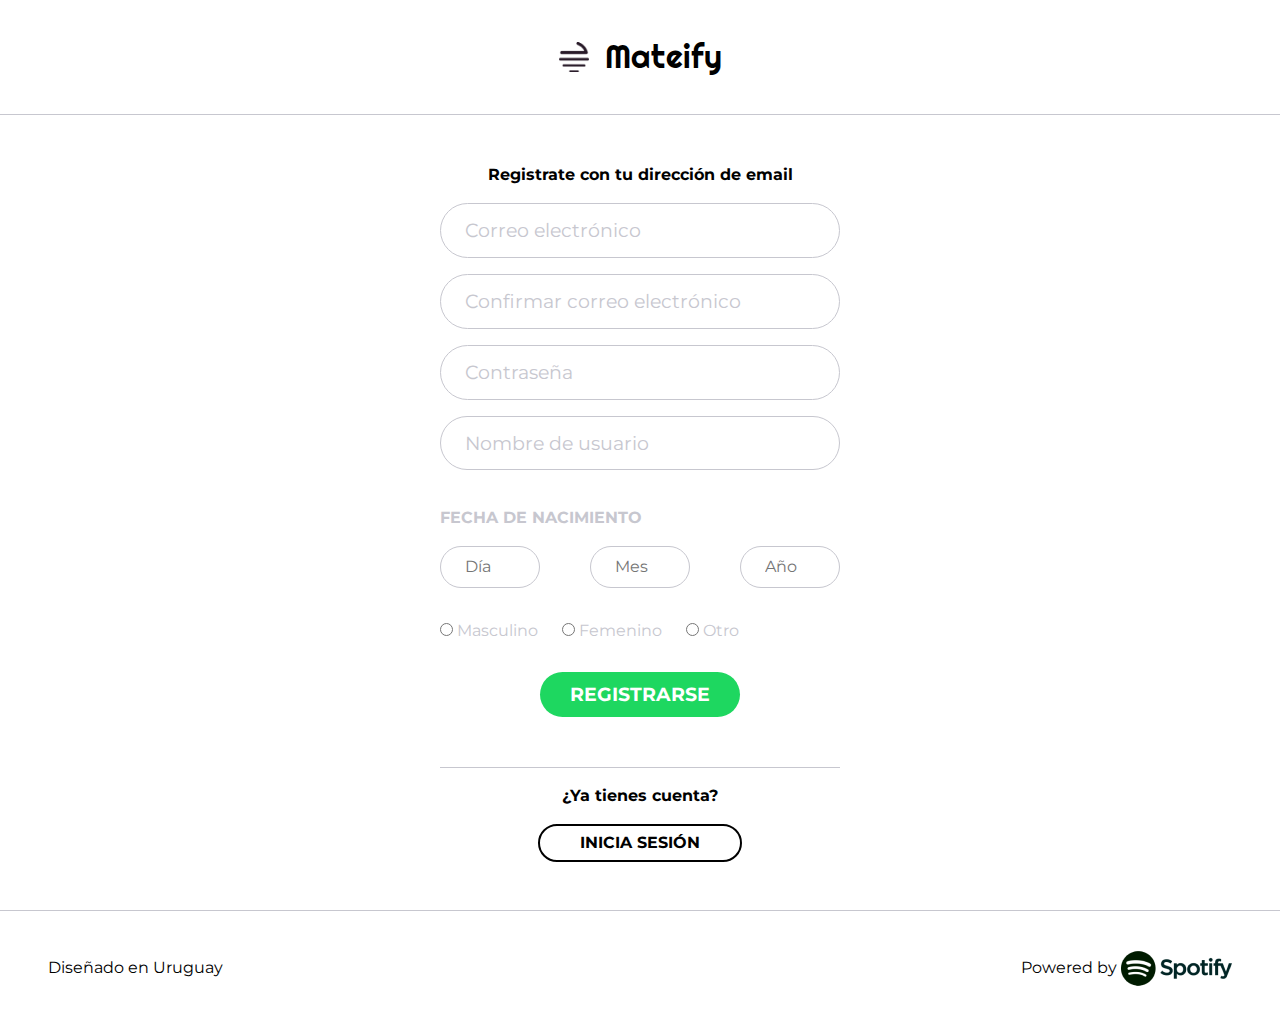
<file: register.html>
<!DOCTYPE html>
<html lang="en">

<head>
    <!-- Font awesome -> Icons -->
    <link rel="stylesheet" href="https://cdnjs.cloudflare.com/ajax/libs/font-awesome/4.7.0/css/font-awesome.min.css">

    <!-- Bootstrap -> CSS framework -->
    <link rel="stylesheet" href="https://maxcdn.bootstrapcdn.com/bootstrap/4.0.0/css/bootstrap.min.css"
        integrity="sha384-Gn5384xqQ1aoWXA+058RXPxPg6fy4IWvTNh0E263XmFcJlSAwiGgFAW/dAiS6JXm" crossorigin="anonymous">

    <!-- Montserrat & Righteous families fonts -->
    <link href="https://fonts.googleapis.com/css2?family=Montserrat:wght@400;700&family=Righteous&display=swap"
        rel="stylesheet">

    <!-- Own CSS -->
    <link rel="stylesheet" href="./styles/main.css">
    <link rel="stylesheet" type="text/css" href="./styles/register.css">
    <title>Mateify - Register</title>
</head>

<body>
    <!-- Navbar top-->
    <nav class="navbar px-5 d-md-flex">
        <a class="navbar-brand mx-auto" href="./index.html">
            <img src="./assets/logo_black.png" width="30" height="30" class="d-inline-block align-top"
                alt="Matea's logo">
            <h2 class="ml-3 mb-0">Mateify</h2>
        </a>
    </nav>
    
    <!-- Main container with inputs -->
    <main class="text-center my-5">
        <p><b>Registrate con tu dirección de email</b></p>
        <form class="main-container__form">
            <input class="main-container__form-text primary field" placeholder="Correo electrónico" type="email" required>
            <input class="main-container__form-text primary field" placeholder="Confirmar correo electrónico" type="email"
                required>
            <input class="main-container__form-text primary field" placeholder="Contraseña" type="password" required>
            <input class="main-container__form-text primary field" placeholder="Nombre de usuario" type="password" required>

            <div class="main-container__form-date mx-auto">
                <p id="fecha-de-nacimiento">Fecha de nacimiento</p>
                <div class="main-container__form-date__age">
                    <input class="main-container__form-date__age-data p-2 pl-4" type="number" placeholder="Día" min="1"
                        max="31">
                    <input class="main-container__form-date__age-data p-2 pl-4" type="number" placeholder="Mes" min="1"
                        max="12">
                    <input class="main-container__form-date__age-data p-2 pl-4" type="number" placeholder="Año"
                        min="1900" max="2020">
                </div>

                <div class="main-container__form-date__gender">
                    <div>
                        <input type="radio" id="male" value="male">
                        <label for="male">Masculino</label>
                    </div>
                    <div>
                        <input class="ml-4" type="radio" id="famale" value="famale">
                        <label for="famale">Femenino</label>
                    </div>
                    <div>
                        <input class="ml-4" type="radio" id="other" value="other">
                        <label for="other">Otro</label>
                    </div>
                </div>
            </div>
            <button class="main-container__form-registro primary text-uppercase">Registrarse</button>
        </form>

        <div class="main-container__login">
            <p class="mx-auto pt-3 font-weight-bold">¿Ya tienes cuenta?</p>
            <button onclick="location.href = 'login.html';" class="main-container__login-bottoms font-weight-bold text-uppercase">Inicia sesión</button>
        </div>
    </main>

    <!-- Footer -->
    <footer class="navbar px-5 d-none d-md-flex">
        <span class="navbar-text d-none d-md-block">
            Diseñado en Uruguay
        </span>
        <span class="navbar-text">
            Powered by
            <img src="./assets/spotify_logo_black.png" alt="Spotify logo black">
        </span>
    </footer>
</body>

</html>
</file>
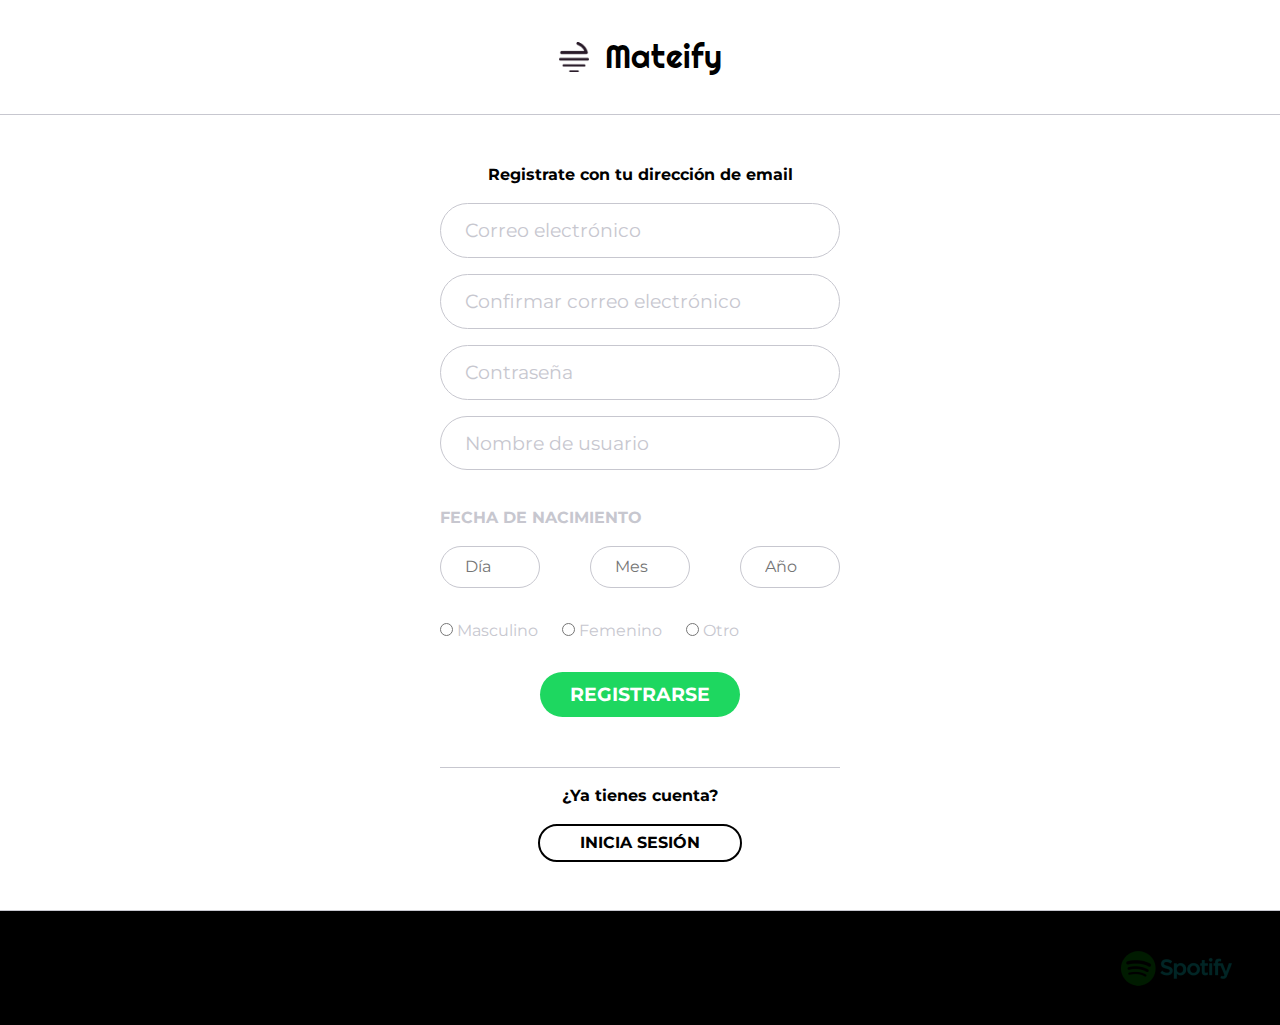
<file: registro.html>
<!DOCTYPE html>
<html lang="en">

<head>
    <!-- Font awesome -> Icons -->
    <link rel="stylesheet" href="https://cdnjs.cloudflare.com/ajax/libs/font-awesome/4.7.0/css/font-awesome.min.css">

    <!-- Bootstrap -> CSS framework -->
    <link rel="stylesheet" href="https://maxcdn.bootstrapcdn.com/bootstrap/4.0.0/css/bootstrap.min.css"
        integrity="sha384-Gn5384xqQ1aoWXA+058RXPxPg6fy4IWvTNh0E263XmFcJlSAwiGgFAW/dAiS6JXm" crossorigin="anonymous">

    <!-- Montserrat & Righteous families fonts -->
    <link href="https://fonts.googleapis.com/css2?family=Montserrat:wght@400;700&family=Righteous&display=swap"
        rel="stylesheet">

    <!-- Own CSS -->
    <link rel="stylesheet" href="./styles/main.css">
    <link rel="stylesheet" type="text/css" href="./styles/registro.css">
    <title>Mateify - Register</title>
</head>

<body>
    <!-- Navbar top-->
    <nav class="navbar px-5 d-md-flex">
        <a class="navbar-brand mx-auto" href="./index.html">
            <img src="./assets/logo_black.png" width="30" height="30" class="d-inline-block align-top"
                alt="Matea's logo">
            <h2 class="ml-3 mb-0">Mateify</h2>
        </a>
    </nav>
    
    <!-- Main container with inputs -->
    <main class="text-center my-5">
        <p><b>Registrate con tu dirección de email</b></p>
        <form class="main-container__form">
            <input class="main-container__form-text primary field" placeholder="Correo electrónico" type="email" required>
            <input class="main-container__form-text primary field" placeholder="Confirmar correo electrónico" type="email"
                required>
            <input class="main-container__form-text primary field" placeholder="Contraseña" type="password" required>
            <input class="main-container__form-text primary field" placeholder="Nombre de usuario" type="password" required>

            <div class="main-container__form-date mx-auto">
                <p id="fecha-de-nacimiento">Fecha de nacimiento</p>
                <div class="main-container__form-date__age">
                    <input class="main-container__form-date__age-data p-2 pl-4" type="number" placeholder="Día" min="1"
                        max="31">
                    <input class="main-container__form-date__age-data p-2 pl-4" type="number" placeholder="Mes" min="1"
                        max="12">
                    <input class="main-container__form-date__age-data p-2 pl-4" type="number" placeholder="Año"
                        min="1900" max="2020">
                </div>

                <div class="main-container__form-date__gender">
                    <div>
                        <input type="radio" id="male" value="male">
                        <label for="male">Masculino</label>
                    </div>
                    <div>
                        <input class="ml-4" type="radio" id="famale" value="famale">
                        <label for="famale">Femenino</label>
                    </div>
                    <div>
                        <input class="ml-4" type="radio" id="other" value="other">
                        <label for="other">Otro</label>
                    </div>
                </div>
            </div>
            <button class="main-container__form-registro primary text-uppercase">Registrarse</button>
        </form>

        <div class="main-container__login">
            <p class="mx-auto pt-3 font-weight-bold">¿Ya tienes cuenta?</p>
            <button onclick="location.href = 'login.html';" class="main-container__login-bottoms font-weight-bold text-uppercase">Inicia sesión</button>
        </div>
    </main>

    <!-- Footer -->
    <footer class="navbar bg-dark-own px-5 d-none d-md-flex">
        <span class="navbar-text d-none d-md-block">
            Diseñado en Uruguay
        </span>
        <span class="navbar-text">
            Powered by
            <img src="./assets/spotify_logo_black.png" alt="Spotify logo black">
        </span>
    </footer>
</body>

</html>
</file>
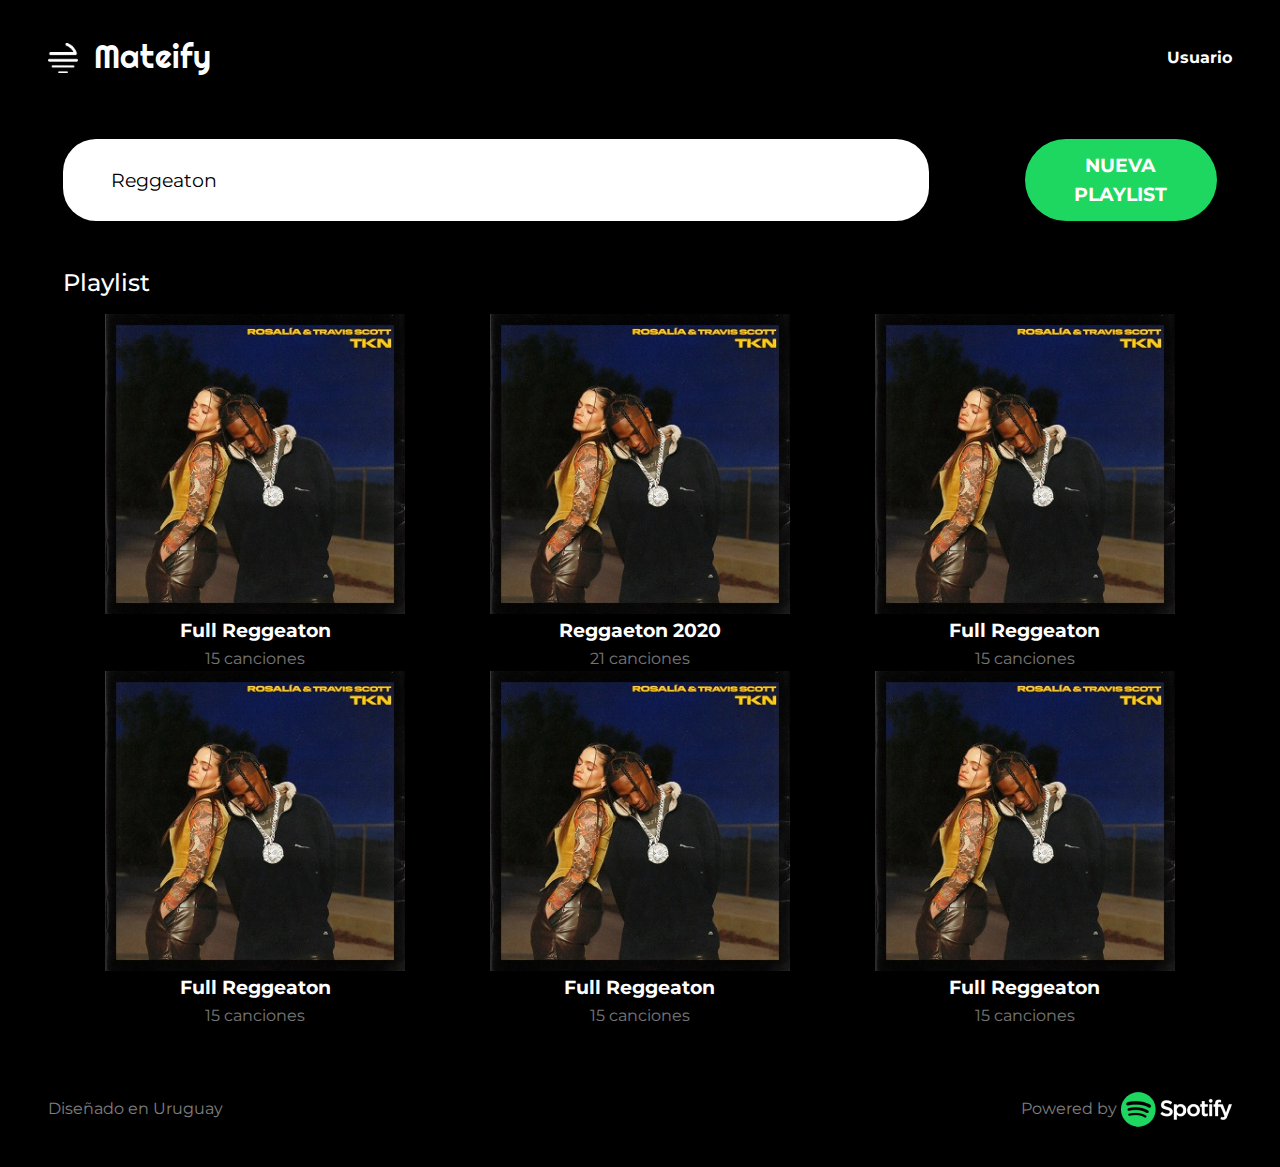
<file: searchPlaylist.html>
<!DOCTYPE html>
<html lang="en">

<head>

    <!-- Font awesome -> Icons -->
    <link rel="stylesheet" href="https://cdnjs.cloudflare.com/ajax/libs/font-awesome/4.7.0/css/font-awesome.min.css">

    <!-- Bootstrap -> CSS framework -->
    <link rel="stylesheet" href="https://maxcdn.bootstrapcdn.com/bootstrap/4.0.0/css/bootstrap.min.css"
        integrity="sha384-Gn5384xqQ1aoWXA+058RXPxPg6fy4IWvTNh0E263XmFcJlSAwiGgFAW/dAiS6JXm" crossorigin="anonymous">

    <!-- Montserrat & Righteous families fonts -->
    <link href="https://fonts.googleapis.com/css2?family=Montserrat:wght@400;500;700&family=Righteous&display=swap"
        rel="stylesheet">

    <!-- Own CSS -->
    <link rel="stylesheet" href="./styles/main.css">
    <link rel="stylesheet" href="./styles/searchPlaylist.css">
    <title>Mateify - SearchPlaylist</title>

</head>

<body style="background-color: black;">

    <!-- Header -->
    <nav class="navbar navbar-dark bg-dark-own px-5 d-none d-md-flex">
        <a class="navbar-brand" href="./index.html">
            <img src="./assets/logo.png" width="30" height="30" class="d-inline-block align-top" alt="Matea's logo">
            <h2 class="ml-3 mb-0">Mateify</h2>
        </a>
        <div class="ml-auto">
            <ul class="navbar-nav flex-row">
                <li class="nav-item active">
                    <a class="nav-link" href="#">Usuario <span class="sr-only">(current)</span></a>
                </li>
            </ul>
        </div>
    </nav>

    <!-- Main Search -->
    <main class="text-center my-4 px-5">

        <div id="container-search" class="col-12 d-flex d-none mb-5">
            <input type="text" class="container-search__text primary mr-auto col-9" value="Reggeaton"
                placeholder="Buscar una playlist">
            <button class="container-search__buton primary font-weight-bold text-uppercase col-2">Nueva Playlist</button>
        </div>

        <div class="col-6 col-md-12 d-md-block">
            <h4 class="d-flex justify-content-left mb-3">Playlist</h4>
            <div id="container-list" onclick="location.href = 'editPlaylist.html';">
                <div>
                    <img src="./assets/Miniatura.jpg" alt="Miniatura de canciones">
                    <h6>Full Reggeaton</h6>
                    <span>15 canciones</span>
                </div>
                <div>
                    <img src="./assets/Miniatura.jpg" alt="Miniatura de canciones">
                    <h6>Reggaeton 2020</h6>
                    <span>21 canciones</span>
                </div>
                <div>
                    <img src="./assets/Miniatura.jpg" alt="Miniatura de canciones">
                    <h6>Full Reggeaton</h6>
                    <span>15 canciones</span>
                </div>
                <div>
                    <img src="./assets/Miniatura.jpg" alt="Miniatura de canciones">
                    <h6>Full Reggeaton</h6>
                    <span>15 canciones</span>
                </div>
                <div>
                    <img src="./assets/Miniatura.jpg" alt="Miniatura de canciones">
                    <h6>Full Reggeaton</h6>
                    <span>15 canciones</span>
                </div>
                <div>
                    <img src="./assets/Miniatura.jpg" alt="Miniatura de canciones">
                    <h6>Full Reggeaton</h6>
                    <span>15 canciones</span>
                </div>
            </div>

        </div>

    </main>

    <!-- Footer -->
    <footer id="footer" class="navbar navbar-dark bg-dark-own px-5">
        <span class="navbar-text d-none d-md-block">
            Diseñado en Uruguay
        </span>
        <span class="navbar-text d-none d-md-block">
            Powered by
            <img src="./assets/spotify_logo.png" alt="logo de spotify">
        </span>
    </footer>

</body>

</html>
</file>
<file: styles/main.css>
html, body {
    font-family: 'Montserrat', sans-serif;
    color: #FFFFFF;
    height: 100%;
}

body {
    display: grid;
    grid-template-rows: 7.2rem auto 7.2rem;
}

.bg-dark-own {
    background-color: #000000;
}

.fit-image {
    object-fit: cover;
}

.color-gray-custom{
    color: #C7C7CF
}

.navbar-brand {
    display: flex;
    align-items: center;
}

.nav-item.active a {
    font-weight: bold;
}

nav h2 {
    font-family: 'Righteous', cursive;
}

input {
    border:none;
    background-image:none;
    background-color: #FFFFFF;
    -webkit-box-shadow: none;
    -moz-box-shadow: none;
    box-shadow: none;
}

input:focus,
select:focus,
textarea:focus,
button:focus {
    outline: none;
}

button, i, .cursor-pointer{
    cursor: pointer;
}

button.primary {
    border: 0;
    border-radius: 42px;
    padding: 12px;
    background-color: #1ED760;
    color: #FFFFFF;
    font-weight: bold;
    font-size: 1.2rem;
    text-transform: uppercase;
}

/* Input */
input.primary {
    font-size: 1.2rem;
    padding: 12px 0px 12px 3rem;
    border-radius: 33px;
    border: 0;
}

input.primary::placeholder{
    color: #C7C7CF;
}

/* Input's Icon */
.has-search .form-control-feedback {
    padding-left: 1.2rem;
    padding-bottom: 2px;
    pointer-events: none;
    font-size: 1.2rem;
    color: #C7C7CF;
}


/* Register and login */
.main-container__form{
    padding-bottom: 20px;
    display: flex;
    flex-direction: column;
    align-items: center;
}

input.primary.field{
    border: 1px solid #C7C7CF;
    padding-left: 1.5rem;
}

.main-container__login p{
    color: #000000;
    width: 400px;
    border-top: 1px solid #C7C7CF;
}

.main-container__login-bottoms{
    background-color: transparent;
    color: black;
    border-radius: 42px;
    border: 2px solid #000000;
    padding: 5px 40px;
}
</file>
<file: styles/home.css>
main > img {
    z-index: -20;
}

main h1 {
    font-size: 4rem;
    margin-bottom: 3rem;
}

main button.primary{
    margin-top: 3rem;
}

.overlay {
    position: absolute;
    top: 0;
    left: 0;
    width: 100%;
    height: 100%;
    z-index: -10;
    background-color: rgba(0,0,0,0.85);
}

@media only screen and (max-width: 767px) {
    body {
        grid-template-rows: unset;
    }

    main.p-5{
        padding: 1rem !important;
    }

    main h1 {
        font-size: 2rem;
        margin-bottom: 10px;
    }

    main h3 {
        margin-bottom: 3rem;
    }

    main button.primary {
        content:'CREA UNA PLAYLIST NUEVA'; 
    }

    footer.navbar{
        position: absolute;
        bottom: 0;
        background-color: transparent;
        width: 100%;
        justify-content: center;
    }
}
</file>
<file: styles/newPlaylist.css>
main{
    background-color: #000000;
}

nav > i{
    font-size: 1.5rem !important;
    border-radius: 8px;
    border: 1px solid #FFFFFF;
    width: 34px;
    height: 34px;
    text-align: center;
    line-height: 30px !important;
}

nav > .ml-auto > i.fa {
    display: inline-block;
    border-radius: 60px;
    border: 1px solid #FFFFFF;
    padding: 0.5em 0.6em;
}

input{
    border-bottom: 1px solid #D9D9D9;
    font-size: 2rem;
    color: #FFFFFF;
    background-color: transparent;
    padding: 0px 1rem;
}

input.primary{
    font-size: 1rem;
    padding: 10px 0px 10px 3rem;
}

main > *{
    flex: unset !important;
}

caption{
    display: table-caption;
    caption-side: top;
    font-size: 1.5rem;
    font-weight: 500;
    line-height: 1.2;
    color: #FFFFFF;
}

tr th{
    font-size: 1rem;
    font-weight: 500;
    color: #ffffff;
    padding: 1rem;
}

tr th:nth-child(-n+2), tr td:nth-child(-n+2) span{
    text-align: center;
}

tr td{
    padding: 1.2rem;
}

tr td span{
    color: #FFFFFF;
    width: 100%;
    display: block;
    opacity: 0.5;
}


tbody tr {
    background: transparent;
}
tbody tr:nth-child(odd) {
    background: #282828;
}

tr td:first-child { 
    border-top-left-radius: 10px; 
    border-bottom-left-radius: 10px;
}
tr td:last-child { 
    border-top-right-radius: 10px;
    border-bottom-right-radius: 10px;
}

tr td i{
    display: block;
    font-style: normal;
}

.circle {
    border-radius: 50%;
    width: 30px;
    height: 30px;
    background-color: #1ED760;
    cursor: pointer;
    margin: 0px auto;
}
    
.circle::before {
    content: "+";
    height: 100%;
    width: 100%;
    font-size: 1.5rem;
    display: flex;
    flex-direction: row;
    align-items: center;
    justify-content: center;
    font-weight: bold;
    font-family: courier;
    color: #FFFFFF;
}

/* LG */
@media only screen and (max-width: 991px) {
    main.px-5{
        padding-left: 0rem !important;
        padding-right: 0rem !important;
    }
}

/* MD */
@media only screen and (max-width: 767px) {
    body {
        display: block;
        grid-template-rows: unset;
    }

    nav.bg-dark-own{
        background-color: #1ED760;
    }
    
    nav.px-5{
        justify-content: space-between;
        padding: .8rem !important;
    }

    nav > div.ml-auto{
        margin: 0px !important;
    }

    nav > a > .navbar-brand{
        padding: 0px;
        margin: 0px;
    }

    nav > a > h2.ml-3{
        font-size: 1.35rem;
        margin: 0px !important;
        text-transform: uppercase;
        font-family: 'Montserrat', sans-serif;
        font-weight: bold;
    }

    main > div > input.mb-4 {
        margin: 6rem auto 0rem auto !important;
    }

    caption{
        display: none;
    }

    tr td:first-child, tr td:last-child{
        border-radius: 0px;
    }

    main > #container-table { 
        overflow-x: scroll;
     }

    thead tr th:first-child, tbody tr td:first-child{
        display: none;
    }

    footer.navbar{
        justify-content: center;
    }
}

/* SM */
@media only screen and (max-width: 575px) {
    main > div > input.mb-4{
        margin: 0px auto !important;
    }
}
</file>
<file: styles/editPlaylist.css>
tr th:nth-child(5){
    font-weight: bold;
}

/* MD */
@media only screen and (max-width: 767px) {
    main div h2{
        text-transform: uppercase;
        margin-top: 1rem;
    }

    tr th:nth-child(5){
        font-weight: normal;
    }

    tbody tr td:nth-child(2) svg:nth-child(2){
        display: none;
    }
}
</file>
<file: styles/login.css>
footer, nav a{
    color: #000000
}

nav{
    border-bottom: 1px solid #C7C7CF;
}

p{
    color: #000000;
}

input{
    margin-bottom: 1rem;
}

label{
    color: #C7C7CF
}

main p{
    font-weight: bold;
}

button.primary{
    font-size: unset;
    padding: 8px 30px;
}

.main-container__form-text{
    width: 400px;
    border-radius: 30px;
}

.main-container__register{
    margin-top: 30px;
}

.main-container__form-buttoms{
    display: flex;
    flex-direction: row;
    justify-content: space-between;
    margin-top: 20px;
    width: 400px;
    align-items: center;
}

.main-container__form-buttoms div *{
    margin: 0;
}

.main-container__form > a{
    color: #1ED760;
}

.main-container__register-bottoms{
    color: black;
    border-radius: 17px;
    border: solid;
    padding: 5px 40px;
}

.main-container__form-buttoms__login{
    background-color: #75df0c;
    color: white;
    border-radius: 15px;
    padding: 2px 20px;
}

.main-feet{
    border-top: solid;
    padding-top: 20px;
    padding-bottom: 20px;
    width: 100%;
}
</file>
<file: styles/register.css>
footer, nav a{
    color: #000000
}

nav{
    border-bottom: 1px solid #C7C7CF;
}

button.primary{
    padding: 8px 30px;
}

input{
    margin-bottom: 1rem;
}

label{
    color: #C7C7CF
}

p{
    color: #000000;
}

.main-container__form-text{
    width: 400px;
    border-radius: 20px;
}

.main-container__login{
    margin-top: 30px;
}

.main-container__form-date{
    display: flex;
    flex-direction: column;
    justify-content: space-around;
    margin-top: 20px;
    width: 400px;
    
}

.main-container__form-date__age{
    display: flex;
    flex-direction: row;
    justify-content: space-between;
    margin-bottom: 15px;
}

.main-container__form-date__age-data{
    border-radius: 50px;
    width: 100px;
    padding-left: 5px;
    border: 1px solid #C7C7CF;
}

.main-container__form-date__gender{
    display: flex;
    flex-direction: row;
    margin-bottom: 20px;
}

.main-container__form-registro{
    background-color: #75df0c;
    color: white;
    border-radius: 15px;
    padding: 2px 20px;
}

#fecha-de-nacimiento{
    text-align: left;
    color: #C7C7CF;
    text-transform: uppercase;
    font-weight: bold;
}

footer{
    border-top: 1px solid #C7C7CF;
}
</file>
<file: styles/registro.css>
footer, nav a{
    color: #000000
}

nav{
    border-bottom: 1px solid #C7C7CF;
}

button.primary{
    padding: 8px 30px;
}

input{
    margin-bottom: 1rem;
}

label{
    color: #C7C7CF
}

p{
    color: #000000;
}

.main-container__form-text{
    width: 400px;
    border-radius: 20px;
}

.main-container__login{
    margin-top: 30px;
}

.main-container__form-date{
    display: flex;
    flex-direction: column;
    justify-content: space-around;
    margin-top: 20px;
    width: 400px;
    
}

.main-container__form-date__age{
    display: flex;
    flex-direction: row;
    justify-content: space-between;
    margin-bottom: 15px;
}

.main-container__form-date__age-data{
    border-radius: 50px;
    width: 100px;
    padding-left: 5px;
    border: 1px solid #C7C7CF;
}

.main-container__form-date__gender{
    display: flex;
    flex-direction: row;
    margin-bottom: 20px;
}

.main-container__form-registro{
    background-color: #75df0c;
    color: white;
    border-radius: 15px;
    padding: 2px 20px;
}

#fecha-de-nacimiento{
    text-align: left;
    color: #C7C7CF;
    text-transform: uppercase;
    font-weight: bold;
}

footer{
    border-top: 1px solid #C7C7CF;
}
</file>
<file: styles/searchPlaylist.css>
#container-search__gender > input {
    width: 900px;
    margin-right: 80px;
}

h4  {
    font-size: 1.5rem;
    font-weight: 500;
    line-height: 1.2;
    color: #FFFFFF;
}

ol  {
    display: block;
}

ol li {
    display: inline-block;
    width: 250px;
    height: 250px;
    border-radius: 8px;
    overflow: hidden;
    margin-right: 4%;
    text-align: start;
}

ol li img {
    width: 80%;
    height: 80%;
    object-fit: cover;
}

#container-list{
    display: flex;
    flex-wrap: wrap;
    justify-content: space-around;
}

div > img{
    width: 300px;
    height: 300px;
}

div > h6{
    font-size: 1.2rem;
    font-weight: bold;
    margin: 5px 0px;
}

div > span {
    opacity: 0.46;
}
</file>
